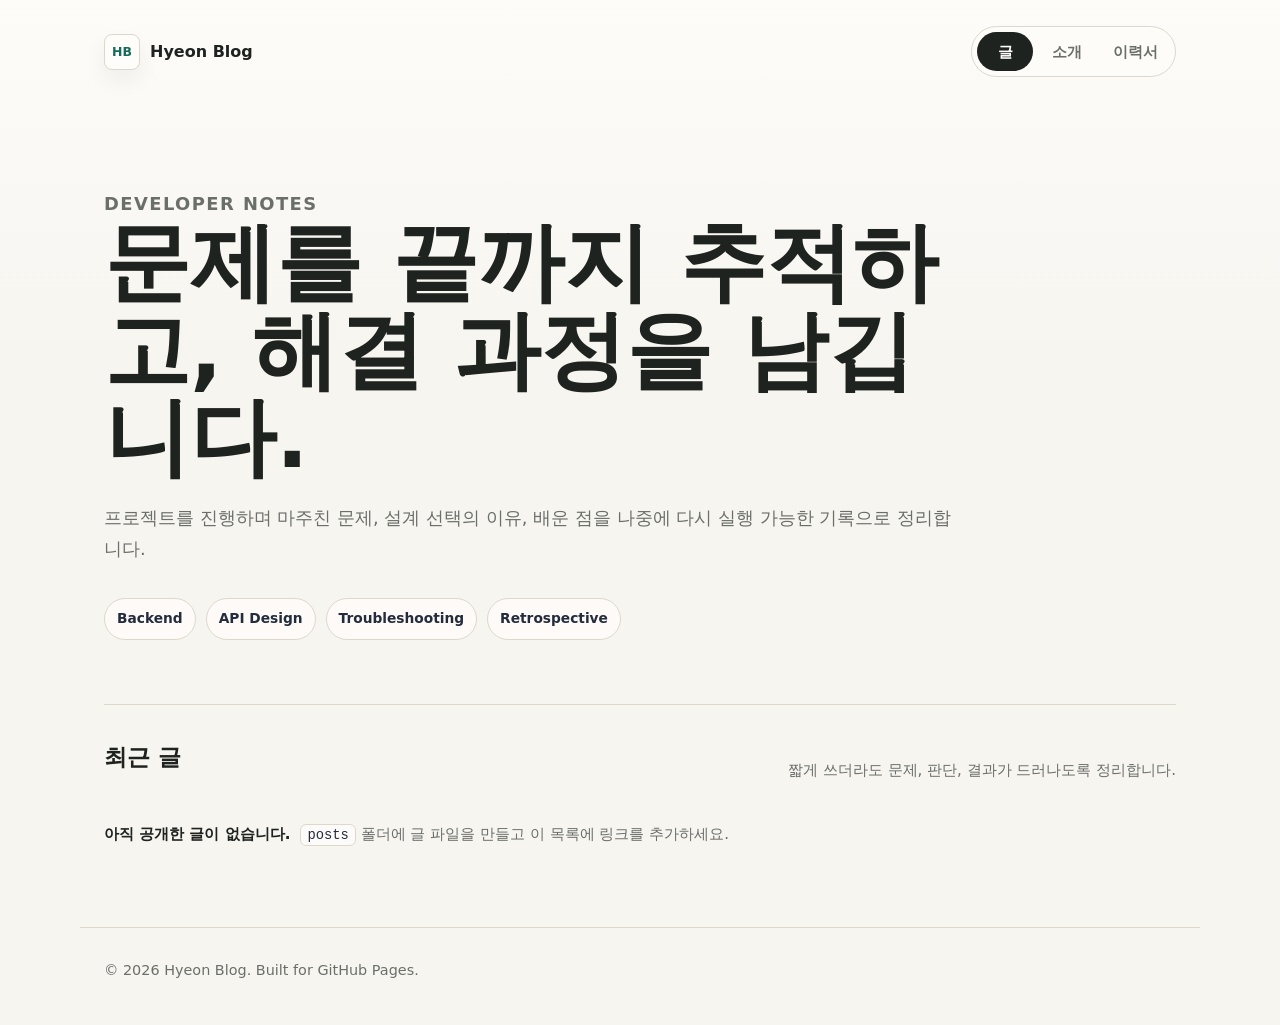
<file: index.html>
<!doctype html>
<html lang="ko">
  <head>
    <meta charset="utf-8">
    <meta name="viewport" content="width=device-width, initial-scale=1">
    <title>Hyeon Blog</title>
    <meta
      name="description"
      content="개발과 배움의 기록을 남기는 개인 블로그입니다."
    >
    <link rel="stylesheet" href="./styles.css">
  </head>
  <body>
    <header class="site-header">
      <a class="brand" href="./index.html">
        <span class="brand-mark">HB</span>
        <span>Hyeon Blog</span>
      </a>
      <nav class="nav" aria-label="주요 메뉴">
        <a href="./index.html" aria-current="page">글</a>
        <a href="./about.html">소개</a>
        <a href="./resume.html">이력서</a>
      </nav>
    </header>

    <main>
      <section class="hero">
        <div class="hero-copy">
          <p class="eyebrow">Developer Notes</p>
          <h1>문제를 끝까지 추적하고, 해결 과정을 남깁니다.</h1>
          <p>
            프로젝트를 진행하며 마주친 문제, 설계 선택의 이유, 배운 점을
            나중에 다시 실행 가능한 기록으로 정리합니다.
          </p>
        </div>
        <div class="topic-strip" aria-label="주요 주제">
          <span>Backend</span>
          <span>API Design</span>
          <span>Troubleshooting</span>
          <span>Retrospective</span>
        </div>
      </section>

      <section class="post-list" aria-labelledby="latest-posts">
        <div class="section-heading">
          <h2 id="latest-posts">최근 글</h2>
          <p>짧게 쓰더라도 문제, 판단, 결과가 드러나도록 정리합니다.</p>
        </div>

        <div class="empty-note">
          <strong>아직 공개한 글이 없습니다.</strong>
          <span><code>posts</code> 폴더에 글 파일을 만들고 이 목록에 링크를 추가하세요.</span>
        </div>
      </section>
    </main>

    <footer class="site-footer">
      <p>© 2026 Hyeon Blog. Built for GitHub Pages.</p>
    </footer>
  </body>
</html>
</file>
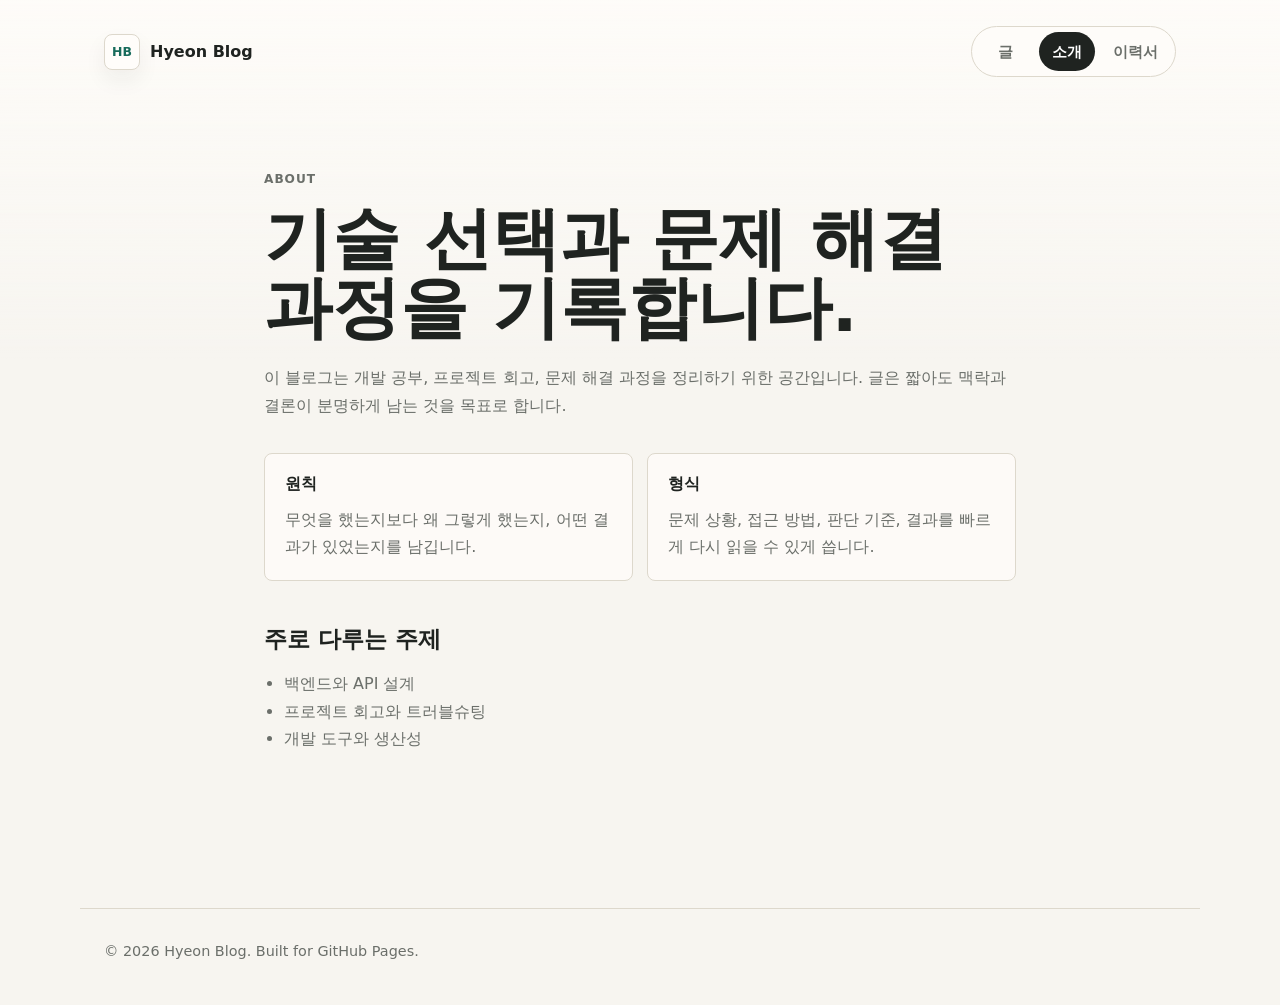
<file: about.html>
<!doctype html>
<html lang="ko">
  <head>
    <meta charset="utf-8">
    <meta name="viewport" content="width=device-width, initial-scale=1">
    <title>소개 | Hyeon Blog</title>
    <meta name="description" content="Hyeon Blog 소개 페이지입니다.">
    <link rel="stylesheet" href="./styles.css">
  </head>
  <body>
    <header class="site-header">
      <a class="brand" href="./index.html">
        <span class="brand-mark">HB</span>
        <span>Hyeon Blog</span>
      </a>
      <nav class="nav" aria-label="주요 메뉴">
        <a href="./index.html">글</a>
        <a href="./about.html" aria-current="page">소개</a>
        <a href="./resume.html">이력서</a>
      </nav>
    </header>

    <main class="page">
      <article class="content">
        <p class="eyebrow">About</p>
        <h1>기술 선택과 문제 해결 과정을 기록합니다.</h1>
        <p>
          이 블로그는 개발 공부, 프로젝트 회고, 문제 해결 과정을 정리하기 위한
          공간입니다. 글은 짧아도 맥락과 결론이 분명하게 남는 것을 목표로 합니다.
        </p>
        <div class="principles">
          <section>
            <h2>원칙</h2>
            <p>무엇을 했는지보다 왜 그렇게 했는지, 어떤 결과가 있었는지를 남깁니다.</p>
          </section>
          <section>
            <h2>형식</h2>
            <p>문제 상황, 접근 방법, 판단 기준, 결과를 빠르게 다시 읽을 수 있게 씁니다.</p>
          </section>
        </div>
        <h2>주로 다루는 주제</h2>
        <ul>
          <li>백엔드와 API 설계</li>
          <li>프로젝트 회고와 트러블슈팅</li>
          <li>개발 도구와 생산성</li>
        </ul>
      </article>
    </main>

    <footer class="site-footer">
      <p>© 2026 Hyeon Blog. Built for GitHub Pages.</p>
    </footer>
  </body>
</html>
</file>
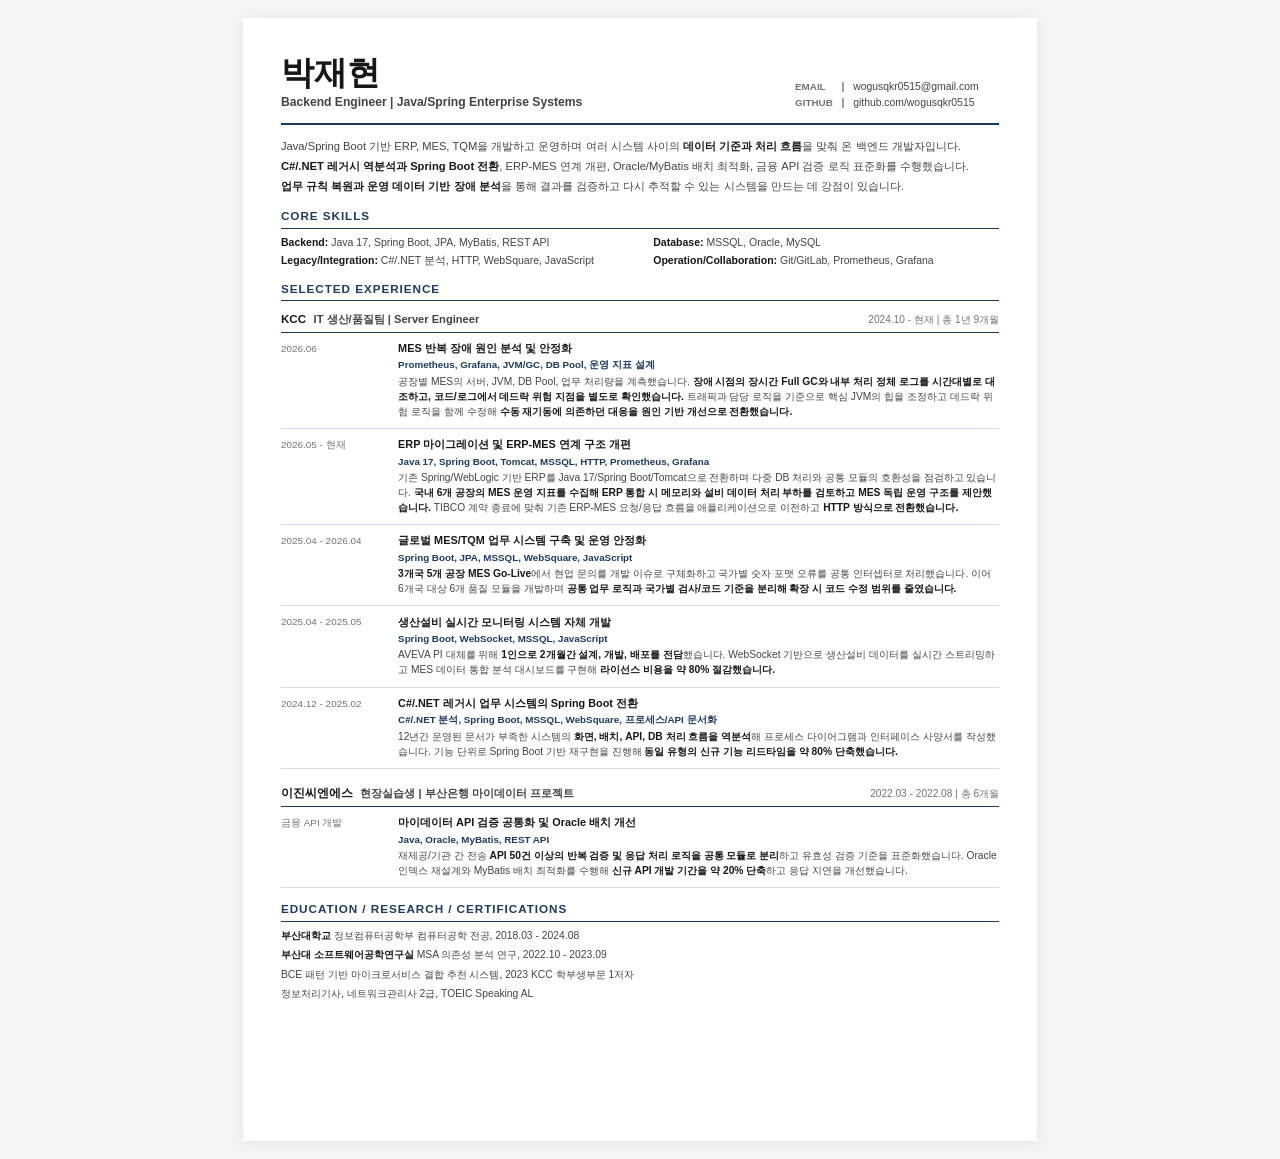
<file: resume.html>
<!DOCTYPE html>
<html lang="ko">
<head>
<meta charset="UTF-8">
<title>박재현 이력서</title>
<style>
  :root {
    --ink: #171717;
    --soft: #444444;
    --muted: #737373;
    --line: #d6dce5;
    --accent: #1e3a5f;
    --tag: #f3f6f9;
  }

  @page { size: A4; margin: 0; }
  * { box-sizing: border-box; margin: 0; padding: 0; }

  html, body {
    font-family: -apple-system, "Apple SD Gothic Neo", "Pretendard", "Noto Sans KR", "Malgun Gothic", sans-serif;
    color: var(--ink);
    background: #f5f5f5;
    font-size: 8.35pt;
    line-height: 1.34;
    -webkit-font-smoothing: antialiased;
  }

  .page {
    width: 210mm;
    min-height: 297mm;
    padding: 10mm;
    margin: 18px auto;
    background: #fff;
    box-shadow: 0 2px 12px rgba(0,0,0,0.08);
  }

  @media print {
    html, body { background: #fff; }
    .page { margin: 0; box-shadow: none; }
  }

  header {
    display: flex;
    justify-content: space-between;
    align-items: flex-end;
    padding-bottom: 3.2mm;
    border-bottom: 2px solid var(--accent);
    margin-bottom: 3.6mm;
  }

  h1 {
    font-size: 25pt;
    line-height: 1;
  }

  .role {
    margin-top: 1.4mm;
    color: var(--soft);
    font-size: 9.1pt;
    font-weight: 750;
  }

  .contact {
    color: var(--soft);
    font-size: 7.8pt;
    line-height: 1.52;
    width: 54mm;
  }

  .contact div {
    display: grid;
    grid-template-columns: 10mm 2.2mm 1fr;
    column-gap: 1.6mm;
    align-items: baseline;
  }

  .contact span {
    color: var(--muted);
    font-size: 7.4pt;
    font-weight: 800;
  }

  .contact .sep { color: var(--muted); text-align: center; }
  .contact .value { color: var(--soft); font-weight: 500; }

  section { margin-bottom: 3.5mm; }

  h2 {
    color: var(--accent);
    font-size: 8.8pt;
    font-weight: 850;
    letter-spacing: 0.08em;
    text-transform: uppercase;
    border-bottom: 1.4px solid var(--accent);
    padding-bottom: 1mm;
    margin-bottom: 1.8mm;
  }

  .summary {
    color: var(--soft);
    font-size: 8.4pt;
    line-height: 1.48;
  }

  .summary p { margin-bottom: 0.9mm; }
  .summary p:last-child { margin-bottom: 0; }
  .summary strong,
  .experience-desc strong {
    color: var(--ink);
    font-weight: 800;
  }

  .skills {
    display: grid;
    grid-template-columns: 1fr 1fr;
    gap: 1mm 7mm;
    color: var(--soft);
    font-size: 7.9pt;
  }

  .skills strong { color: var(--ink); }

  .company {
    display: grid;
    grid-template-columns: 1fr auto;
    align-items: baseline;
    padding: 0.8mm 0 1.3mm;
  }

  .company-name {
    color: var(--ink);
    font-size: 8.7pt;
    font-weight: 850;
  }

  .company-role {
    color: var(--soft);
    font-weight: 650;
    margin-left: 2mm;
  }

  .company-period {
    color: var(--muted);
    font-size: 7.6pt;
  }

  .experience-list { border-top: 1.2px solid var(--accent); }

  .experience-item {
    display: grid;
    grid-template-columns: 27mm 1fr;
    column-gap: 4mm;
    padding: 2.2mm 0;
    border-bottom: 1px solid var(--line);
  }

  .experience-period {
    color: var(--muted);
    font-size: 7.45pt;
    white-space: nowrap;
    padding-top: 0.2mm;
  }

  .experience-title {
    color: var(--ink);
    font-size: 8.15pt;
    font-weight: 850;
    margin-bottom: 0.75mm;
  }

  .experience-meta {
    color: var(--accent);
    font-size: 7.35pt;
    font-weight: 700;
    margin-bottom: 0.9mm;
  }

  .experience-desc {
    color: var(--soft);
    font-size: 7.7pt;
    line-height: 1.45;
  }

  .bottom {
    display: block;
  }

  .bottom section { margin-bottom: 0; }

  .small-list {
    color: var(--soft);
    display: grid;
    gap: 1.2mm;
    font-size: 7.75pt;
    line-height: 1.45;
  }

  .small-list strong { color: var(--ink); }
</style>
</head>
<body>
<div class="page">
  <header>
    <div>
      <h1>박재현</h1>
      <div class="role">Backend Engineer | Java/Spring Enterprise Systems</div>
    </div>
    <div class="contact">
      <div><span>EMAIL</span><b class="sep">|</b><b class="value">wogusqkr0515@gmail.com</b></div>
      <div><span>GITHUB</span><b class="sep">|</b><b class="value">github.com/wogusqkr0515</b></div>
    </div>
  </header>

  <section>
    <div class="summary">
      <p>Java/Spring Boot 기반 ERP, MES, TQM을 개발하고 운영하며 여러 시스템 사이의 <strong>데이터 기준과 처리 흐름</strong>을 맞춰 온 백엔드 개발자입니다.</p>
      <p><strong>C#/.NET 레거시 역분석과 Spring Boot 전환</strong>, ERP-MES 연계 개편, Oracle/MyBatis 배치 최적화, 금융 API 검증 로직 표준화를 수행했습니다.</p>
      <p><strong>업무 규칙 복원과 운영 데이터 기반 장애 분석</strong>을 통해 결과를 검증하고 다시 추적할 수 있는 시스템을 만드는 데 강점이 있습니다.</p>
    </div>
  </section>

  <section>
    <h2>Core Skills</h2>
    <div class="skills">
      <div><strong>Backend:</strong> Java 17, Spring Boot, JPA, MyBatis, REST API</div>
      <div><strong>Database:</strong> MSSQL, Oracle, MySQL</div>
      <div><strong>Legacy/Integration:</strong> C#/.NET 분석, HTTP, WebSquare, JavaScript</div>
      <div><strong>Operation/Collaboration:</strong> Git/GitLab, Prometheus, Grafana</div>
    </div>
  </section>

  <section>
    <h2>Selected Experience</h2>
    <div class="company">
      <div><span class="company-name">KCC</span><span class="company-role">IT 생산/품질팀 | Server Engineer</span></div>
      <div class="company-period">2024.10 - 현재 | 총 1년 9개월</div>
    </div>
    <div class="experience-list">
      <div class="experience-item">
        <div class="experience-period">2026.06</div>
        <div>
          <div class="experience-title">MES 반복 장애 원인 분석 및 안정화</div>
          <div class="experience-meta">Prometheus, Grafana, JVM/GC, DB Pool, 운영 지표 설계</div>
          <div class="experience-desc">공장별 MES의 서버, JVM, DB Pool, 업무 처리량을 계측했습니다. <strong>장애 시점의 장시간 Full GC와 내부 처리 정체 로그를 시간대별로 대조하고, 코드/로그에서 데드락 위험 지점을 별도로 확인했습니다.</strong> 트래픽과 담당 로직을 기준으로 핵심 JVM의 힙을 조정하고 데드락 위험 로직을 함께 수정해 <strong>수동 재기동에 의존하던 대응을 원인 기반 개선으로 전환했습니다.</strong></div>
        </div>
      </div>
      <div class="experience-item">
        <div class="experience-period">2026.05 - 현재</div>
        <div>
          <div class="experience-title">ERP 마이그레이션 및 ERP-MES 연계 구조 개편</div>
          <div class="experience-meta">Java 17, Spring Boot, Tomcat, MSSQL, HTTP, Prometheus, Grafana</div>
          <div class="experience-desc">기존 Spring/WebLogic 기반 ERP를 Java 17/Spring Boot/Tomcat으로 전환하며 다중 DB 처리와 공통 모듈의 호환성을 점검하고 있습니다. <strong>국내 6개 공장의 MES 운영 지표를 수집해 ERP 통합 시 메모리와 설비 데이터 처리 부하를 검토하고 MES 독립 운영 구조를 제안했습니다.</strong> TIBCO 계약 종료에 맞춰 기존 ERP-MES 요청/응답 흐름을 애플리케이션으로 이전하고 <strong>HTTP 방식으로 전환했습니다.</strong></div>
        </div>
      </div>
      <div class="experience-item">
        <div class="experience-period">2025.04 - 2026.04</div>
        <div>
          <div class="experience-title">글로벌 MES/TQM 업무 시스템 구축 및 운영 안정화</div>
          <div class="experience-meta">Spring Boot, JPA, MSSQL, WebSquare, JavaScript</div>
          <div class="experience-desc"><strong>3개국 5개 공장 MES Go-Live</strong>에서 현업 문의를 개발 이슈로 구체화하고 국가별 숫자 포맷 오류를 공통 인터셉터로 처리했습니다. 이어 6개국 대상 6개 품질 모듈을 개발하며 <strong>공통 업무 로직과 국가별 검사/코드 기준을 분리해 확장 시 코드 수정 범위를 줄였습니다.</strong></div>
        </div>
      </div>
      <div class="experience-item">
        <div class="experience-period">2025.04 - 2025.05</div>
        <div>
          <div class="experience-title">생산설비 실시간 모니터링 시스템 자체 개발</div>
          <div class="experience-meta">Spring Boot, WebSocket, MSSQL, JavaScript</div>
          <div class="experience-desc">AVEVA PI 대체를 위해 <strong>1인으로 2개월간 설계, 개발, 배포를 전담</strong>했습니다. WebSocket 기반으로 생산설비 데이터를 실시간 스트리밍하고 MES 데이터 통합 분석 대시보드를 구현해 <strong>라이선스 비용을 약 80% 절감했습니다.</strong></div>
        </div>
      </div>
      <div class="experience-item">
        <div class="experience-period">2024.12 - 2025.02</div>
        <div>
          <div class="experience-title">C#/.NET 레거시 업무 시스템의 Spring Boot 전환</div>
          <div class="experience-meta">C#/.NET 분석, Spring Boot, MSSQL, WebSquare, 프로세스/API 문서화</div>
          <div class="experience-desc">12년간 운영된 문서가 부족한 시스템의 <strong>화면, 배치, API, DB 처리 흐름을 역분석</strong>해 프로세스 다이어그램과 인터페이스 사양서를 작성했습니다. 기능 단위로 Spring Boot 기반 재구현을 진행해 <strong>동일 유형의 신규 기능 리드타임을 약 80% 단축했습니다.</strong></div>
        </div>
      </div>
    </div>
  </section>

  <section>
    <div class="company">
      <div><span class="company-name">이진씨엔에스</span><span class="company-role">현장실습생 | 부산은행 마이데이터 프로젝트</span></div>
      <div class="company-period">2022.03 - 2022.08 | 총 6개월</div>
    </div>
    <div class="experience-list">
      <div class="experience-item">
        <div class="experience-period">금융 API 개발</div>
        <div>
          <div class="experience-title">마이데이터 API 검증 공통화 및 Oracle 배치 개선</div>
          <div class="experience-meta">Java, Oracle, MyBatis, REST API</div>
          <div class="experience-desc">재제공/기관 간 전송 <strong>API 50건 이상의 반복 검증 및 응답 처리 로직을 공통 모듈로 분리</strong>하고 유효성 검증 기준을 표준화했습니다. Oracle 인덱스 재설계와 MyBatis 배치 최적화를 수행해 <strong>신규 API 개발 기간을 약 20% 단축</strong>하고 응답 지연을 개선했습니다.</div>
        </div>
      </div>
    </div>
  </section>

  <div class="bottom">
    <section>
      <h2>Education / Research / Certifications</h2>
      <div class="small-list">
        <div><strong>부산대학교</strong> 정보컴퓨터공학부 컴퓨터공학 전공, 2018.03 - 2024.08</div>
        <div><strong>부산대 소프트웨어공학연구실</strong> MSA 의존성 분석 연구, 2022.10 - 2023.09</div>
        <div>BCE 패턴 기반 마이크로서비스 결합 추천 시스템, 2023 KCC 학부생부문 1저자</div>
        <div>정보처리기사, 네트워크관리사 2급, TOEIC Speaking AL</div>
      </div>
    </section>
  </div>
</div>
</body>
</html>
</file>
<file: styles.css>
:root {
  color-scheme: light;
  --bg: #f7f5f0;
  --surface: #fffdfa;
  --surface-muted: #eeebe3;
  --text: #1f2320;
  --muted: #6b6f6a;
  --line: #ddd8cc;
  --accent: #176b5b;
  --accent-soft: #dcece7;
  --ink: #232c3d;
  --warm: #b46a3c;
  --shadow: 0 20px 50px rgba(31, 35, 32, 0.08);
}

* {
  box-sizing: border-box;
}

html {
  background: var(--bg);
}

body {
  margin: 0;
  background:
    linear-gradient(180deg, rgba(255, 253, 250, 0.86), rgba(247, 245, 240, 0) 360px),
    var(--bg);
  color: var(--text);
  font-family:
    Inter, ui-sans-serif, system-ui, -apple-system, BlinkMacSystemFont,
    "Segoe UI", sans-serif;
  line-height: 1.7;
}

a {
  color: inherit;
  text-decoration-color: rgba(23, 107, 91, 0.34);
  text-underline-offset: 5px;
}

a:hover {
  color: var(--accent);
  text-decoration-color: currentColor;
}

code {
  padding: 2px 6px;
  border: 1px solid var(--line);
  border-radius: 6px;
  background: rgba(255, 255, 255, 0.64);
  color: var(--ink);
  font-size: 0.92em;
}

.site-header {
  display: flex;
  align-items: center;
  justify-content: space-between;
  max-width: 1120px;
  margin: 0 auto;
  padding: 26px 24px;
}

.brand {
  display: inline-flex;
  align-items: center;
  gap: 10px;
  font-size: 1rem;
  font-weight: 800;
  letter-spacing: 0;
  text-decoration: none;
}

.brand-mark {
  display: inline-grid;
  width: 36px;
  height: 36px;
  place-items: center;
  border: 1px solid var(--line);
  border-radius: 8px;
  background: var(--surface);
  color: var(--accent);
  font-size: 0.78rem;
  box-shadow: 0 10px 22px rgba(31, 35, 32, 0.06);
}

.nav {
  display: flex;
  gap: 6px;
  padding: 5px;
  border: 1px solid var(--line);
  border-radius: 999px;
  background: rgba(255, 253, 250, 0.78);
}

.nav a {
  min-width: 56px;
  padding: 7px 12px;
  border-radius: 999px;
  color: var(--muted);
  font-size: 0.92rem;
  font-weight: 700;
  text-align: center;
  text-decoration: none;
}

.nav a[aria-current="page"] {
  background: var(--text);
  color: #ffffff;
}

main {
  max-width: 1120px;
  margin: 0 auto;
  padding: 0 24px 64px;
}

.hero {
  display: grid;
  gap: 34px;
  padding: 86px 0 64px;
  border-bottom: 1px solid var(--line);
}

.hero-copy {
  max-width: 860px;
}

.eyebrow {
  margin: 0 0 14px;
  color: var(--warm);
  font-size: 0.76rem;
  font-weight: 900;
  letter-spacing: 0.08em;
  text-transform: uppercase;
}

h1,
h2,
h3,
p {
  margin-top: 0;
}

h1 {
  max-width: 860px;
  margin-bottom: 22px;
  font-size: clamp(2.45rem, 7vw, 5.35rem);
  line-height: 1.02;
  letter-spacing: 0;
}

h2 {
  margin-bottom: 12px;
  font-size: 1.46rem;
  line-height: 1.25;
  letter-spacing: 0;
}

h3 {
  margin-bottom: 12px;
  font-size: clamp(1.45rem, 3vw, 2.1rem);
  line-height: 1.18;
  letter-spacing: 0;
}

.hero-copy p,
.section-heading p,
.featured-post p,
.content p,
.content li,
.not-found p,
.post-actions,
.empty-note {
  color: var(--muted);
}

.hero-copy p {
  max-width: 980px;
  margin-bottom: 0;
  font-size: 1.12rem;
}

.topic-strip {
  display: flex;
  flex-wrap: wrap;
  gap: 10px;
}

.topic-strip span {
  padding: 8px 12px;
  border: 1px solid var(--line);
  border-radius: 999px;
  background: rgba(255, 253, 250, 0.74);
  color: var(--ink);
  font-size: 0.86rem;
  font-weight: 800;
}

.post-list {
  padding-top: 38px;
}

.section-heading {
  display: flex;
  gap: 20px;
  align-items: end;
  justify-content: space-between;
  margin-bottom: 22px;
}

.section-heading p {
  max-width: 400px;
  margin-bottom: 0;
  font-size: 0.94rem;
}

.featured-post {
  display: grid;
  grid-template-columns: minmax(220px, 0.72fr) minmax(0, 1fr);
  gap: 28px;
  align-items: stretch;
  padding: 10px;
  border: 1px solid var(--line);
  border-radius: 8px;
  background: var(--surface);
  box-shadow: var(--shadow);
}

.post-visual {
  display: grid;
  align-content: end;
  gap: 10px;
  min-height: 250px;
  padding: 22px;
  overflow: hidden;
  border-radius: 6px;
  background:
    linear-gradient(135deg, rgba(23, 107, 91, 0.92), rgba(35, 44, 61, 0.96)),
    var(--ink);
  text-decoration: none;
}

.post-visual span {
  display: block;
  height: 11px;
  border-radius: 999px;
  background: rgba(255, 255, 255, 0.74);
}

.post-visual span:nth-child(1) {
  width: 76%;
}

.post-visual span:nth-child(2) {
  width: 54%;
  background: rgba(255, 255, 255, 0.52);
}

.post-visual span:nth-child(3) {
  width: 68%;
  background: rgba(220, 236, 231, 0.78);
}

.post-body {
  display: flex;
  flex-direction: column;
  justify-content: center;
  padding: 28px 24px 28px 0;
}

.featured-post p {
  max-width: 620px;
}

.post-meta {
  display: flex;
  flex-wrap: wrap;
  gap: 8px;
  align-items: center;
  margin-bottom: 14px;
  color: var(--accent);
  font-size: 0.85rem;
  font-weight: 800;
}

.post-meta span::before {
  content: "/";
  margin-right: 8px;
  color: var(--line);
}

.post-actions {
  display: flex;
  flex-wrap: wrap;
  gap: 14px;
  align-items: center;
  margin-top: 18px;
  font-size: 0.9rem;
  font-weight: 700;
}

.read-more,
.button-link {
  display: inline-flex;
  align-items: center;
  justify-content: center;
  min-height: 42px;
  padding: 0 17px;
  border-radius: 8px;
  background: var(--text);
  color: #ffffff;
  font-size: 0.92rem;
  font-weight: 800;
  text-decoration: none;
  white-space: nowrap;
}

.read-more:hover,
.button-link:hover {
  background: var(--accent);
  color: #ffffff;
}

.empty-note {
  display: flex;
  gap: 10px;
  align-items: center;
  margin-top: 16px;
  padding: 16px 0;
  font-size: 0.94rem;
}

.empty-note strong {
  color: var(--text);
}

.page {
  max-width: 800px;
}

.content {
  padding: 66px 0 76px;
}

.content h1 {
  font-size: clamp(2.2rem, 6vw, 4.25rem);
}

.content h2 {
  margin-top: 44px;
}

.content .lead {
  color: var(--ink);
  font-size: 1.17rem;
}

.content ul {
  padding-left: 1.25rem;
}

.principles {
  display: grid;
  grid-template-columns: repeat(2, minmax(0, 1fr));
  gap: 14px;
  margin: 34px 0 10px;
}

.principles section,
.callout {
  padding: 20px;
  border: 1px solid var(--line);
  border-radius: 8px;
  background: rgba(255, 253, 250, 0.74);
}

.principles h2 {
  margin-top: 0;
  font-size: 1rem;
}

.principles p,
.callout p {
  margin-bottom: 0;
}

.back-link {
  display: inline-block;
  margin-bottom: 34px;
  color: var(--muted);
  font-weight: 800;
  text-decoration: none;
}

.callout {
  margin-top: 42px;
  border-left: 4px solid var(--accent);
}

.callout strong {
  display: block;
  margin-bottom: 8px;
}

.site-footer {
  max-width: 1120px;
  margin: 0 auto;
  padding: 30px 24px 42px;
  border-top: 1px solid var(--line);
  color: var(--muted);
  font-size: 0.9rem;
}

.site-footer p {
  margin-bottom: 0;
}

.not-found {
  display: flex;
  min-height: 100vh;
  flex-direction: column;
  justify-content: center;
  max-width: 680px;
  margin: 0 auto;
  padding: 40px 24px;
}

@media (max-width: 760px) {
  .site-header,
  .section-heading,
  .empty-note {
    align-items: flex-start;
  }

  .site-header,
  .section-heading,
  .empty-note {
    flex-direction: column;
  }

  .site-header {
    gap: 16px;
    padding-top: 20px;
  }

  .nav {
    width: 100%;
  }

  .nav a {
    flex: 1;
  }

  .hero {
    padding: 52px 0 46px;
  }

  .featured-post {
    grid-template-columns: 1fr;
  }

  .post-visual {
    min-height: 180px;
  }

  .post-body {
    padding: 8px 12px 18px;
  }

  .post-actions {
    align-items: stretch;
    flex-direction: column;
  }

  .read-more {
    width: 100%;
  }

  .principles {
    grid-template-columns: 1fr;
  }
}
</file>
